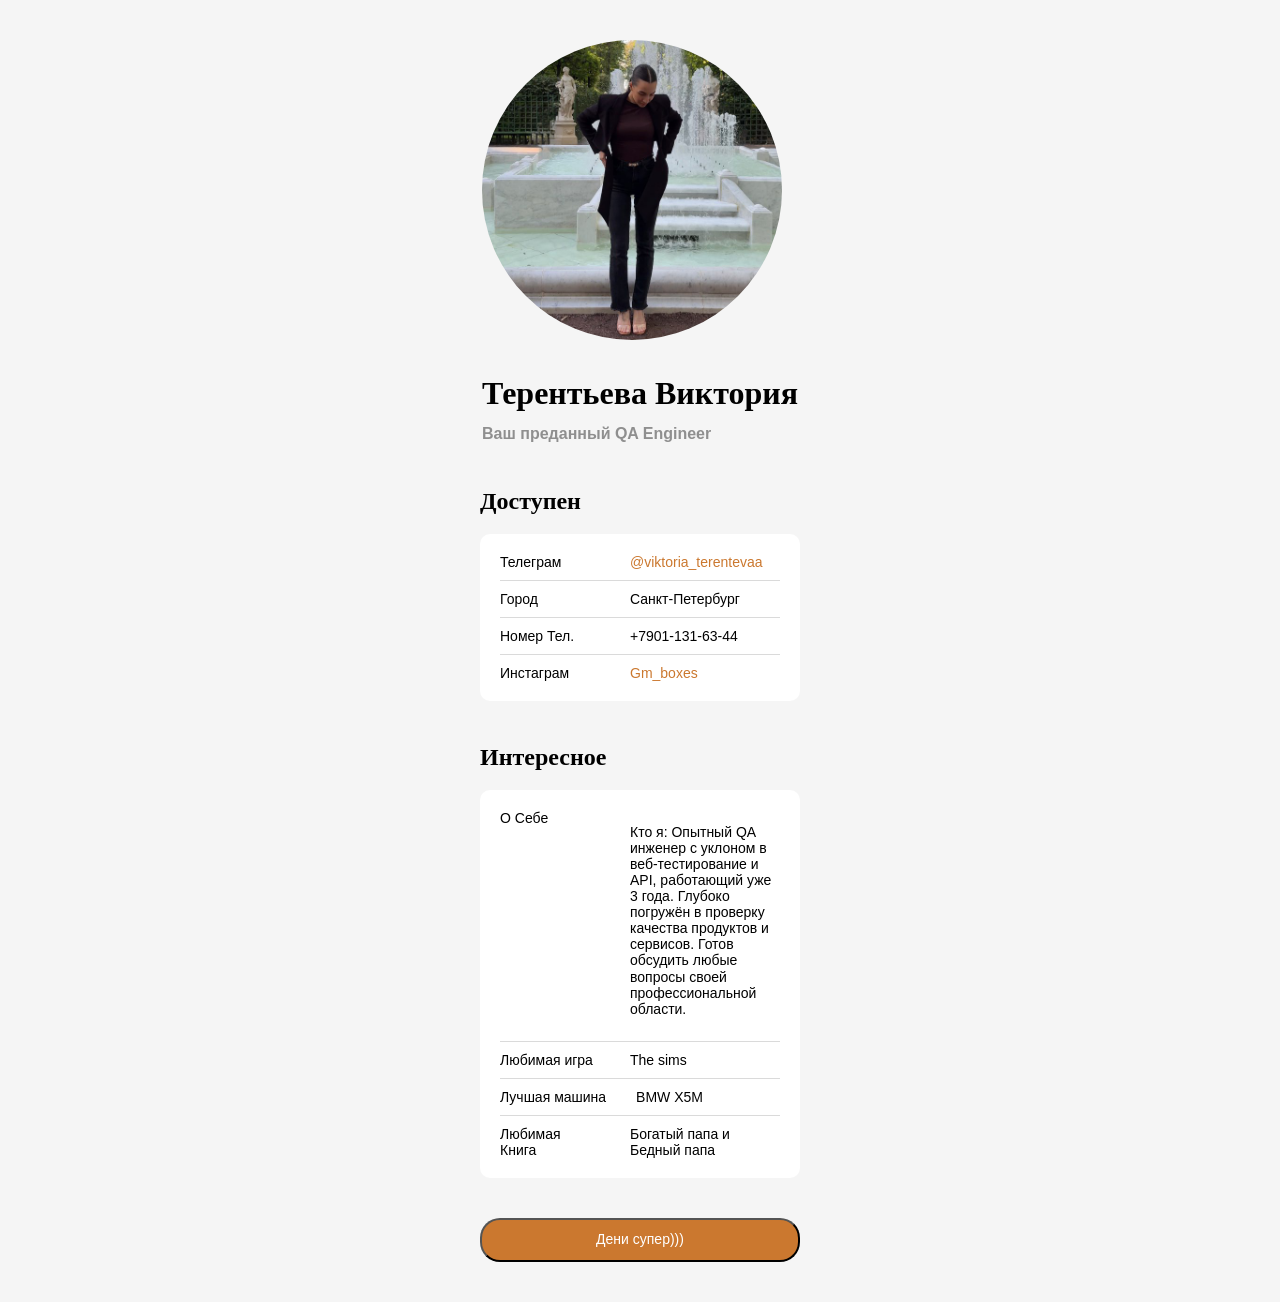
<file: index.html>
<!DOCTYPE html>
<html lang="en">
  <head>
    <meta charset="UTF-8" />
    <meta http-equiv="X-UA-Compatible" content="IE=edge" />
    <meta name="viewport" content="width=device-width, initial-scale=1.0" />
    <link href="./normalize.css" rel="stylesheet" />
    <link href="./style.css" rel="stylesheet" />
    <title>Document</title>
  </head>
  <body>
    <header class="header">
      <img src="./005.png" alt="avatar" class="header__avatar" />
      <h1 class="header__title">Терентьева Виктория</h1>
      <h3 class="header__subtitle">Ваш преданный QA Engineer</h3>
    </header>
    <main>
      <section class="links">
        <h2 class="links__header">Доступен</h2>
        <ul class="links__container">
          <li class="links__link">
            <p class="links__title">Телеграм</p>
            <a class="linsk__link" href="https://t.me/Boxes161">@viktoria_terentevaa</a>
          </li>
          <li class="links__link">
            <p class="links__title">Город</p>
              Санкт-Петербург</a
            >
          </li>
          <li class="links__link">
            <p class="links__title">Номер Тел.</p>
              +7901-131-63-44</a
            >
          </li>
          <li class="links__link">
            <p class="links__title">Инстаграм</p>
            <a class="linsk__link" href="https://www.instagram.com/gm_boxes?igsh=am9zdXM2eXhodTRm">Gm_boxes</a>
          </li>
        </ul>
      </section>
      <section class="links">
        <h2 class="links__header">Интересное</h2>
        <ul class="links__container">
    <li class="links__link">
            <p class="links__title">О Себе</p>
            <p>Кто я: Опытный QA инженер с уклоном в веб-тестирование и API, работающий уже 3 года. Глубоко погружён в проверку качества продуктов и сервисов. Готов обсудить любые вопросы своей профессиональной области.</p></a>
          </li>  
          <li class="links__link">
            <p class="links__title">Любимая игра</p>
            The sims</a
          </li>
          <li class="links__link">
            <p class="links__title">Лучшая машина</p>
          BMW X5M</a>
          </li>
          <li class="links__link">
            <p class="links__title">Любимая Книга</p>Богатый папа и Бедный папа</a>
          </li>
        </ul>
      </section>
    </main>
    <footer>
      <button type = "button" class="button-link" href=""> Дени супер))) </button>
    </footer>
    <script type="text/javascript" src="js.js"></script>
  </body>
</html>
</file>
<file: style.css>
body {
  font-family: "Helvetica";
  background-color: #f5f5f5;
  color: #000000;
  display: flex;
  flex-direction: column;
  justify-content: center;
  align-items: center;
}

.header {
  margin: 40px 0;
}

.header__avatar {
  border-radius: 50%;
  width: 300px; /* Устанавливаем фиксированную ширину */
  height: 300px; /* И фиксированную высоту */
}

.header__title {
  margin: 30px 0 10px 0;
  font-size: 32px;
  line-height: 1.2;
  font-family: "Helvetica Neue";
}

.header__subtitle {
  color: #8f8f8f;
  font-size: 16px;
  line-height: 1.4;
  margin: 0;
}

.links {
  width: 320px;
  margin-bottom: 40px;
}

.links__header {
  font-family: "Helvetica Neue";
  font-size: 24px;
  line-height: 1.4;
  margin: 0 0 15px 0;
}

.links__container {
  list-style-type: none;
  background: #ffffff;
  border-radius: 10px;
  display: flex;
  flex-direction: column;
  align-items: flex-start;
  padding: 20px 20px 10px;
  gap: 10px;
  flex: none;
  order: 1;
  flex-grow: 0;
  box-sizing: border-box;
  margin: 0;
}

.links__link,
.links__title {
  font-size: 14px;
  font-size: 1.4;
}

.links__link {
  display: flex;
  flex-direction: row;
  align-items: flex-start;
  padding: 0px 0px 10px;
  gap: 30px;
  border-bottom: 1px solid #dadada;
  width: 280px;
}

.links__link:last-child {
  border-bottom: none;
}

.linsk__link,
.links__link:visited {
  text-decoration: none;
  color: #cb782f;
}

.links__title {
  margin: 0;
  min-width: 100px;
}

footer {
  margin: 0 0 40px 0;
}
.button-link {
  box-sizing: border-box;
  display: flex;
  flex-direction: row;
  justify-content: center;
  align-items: center;
  padding: 10px;
  width: 320px;
  background: #cb782f;
  border-radius: 20px;

  font-size: 14px;
  line-height: 1.4;

  color: #ffffff;
  text-decoration: none;
}
</file>
